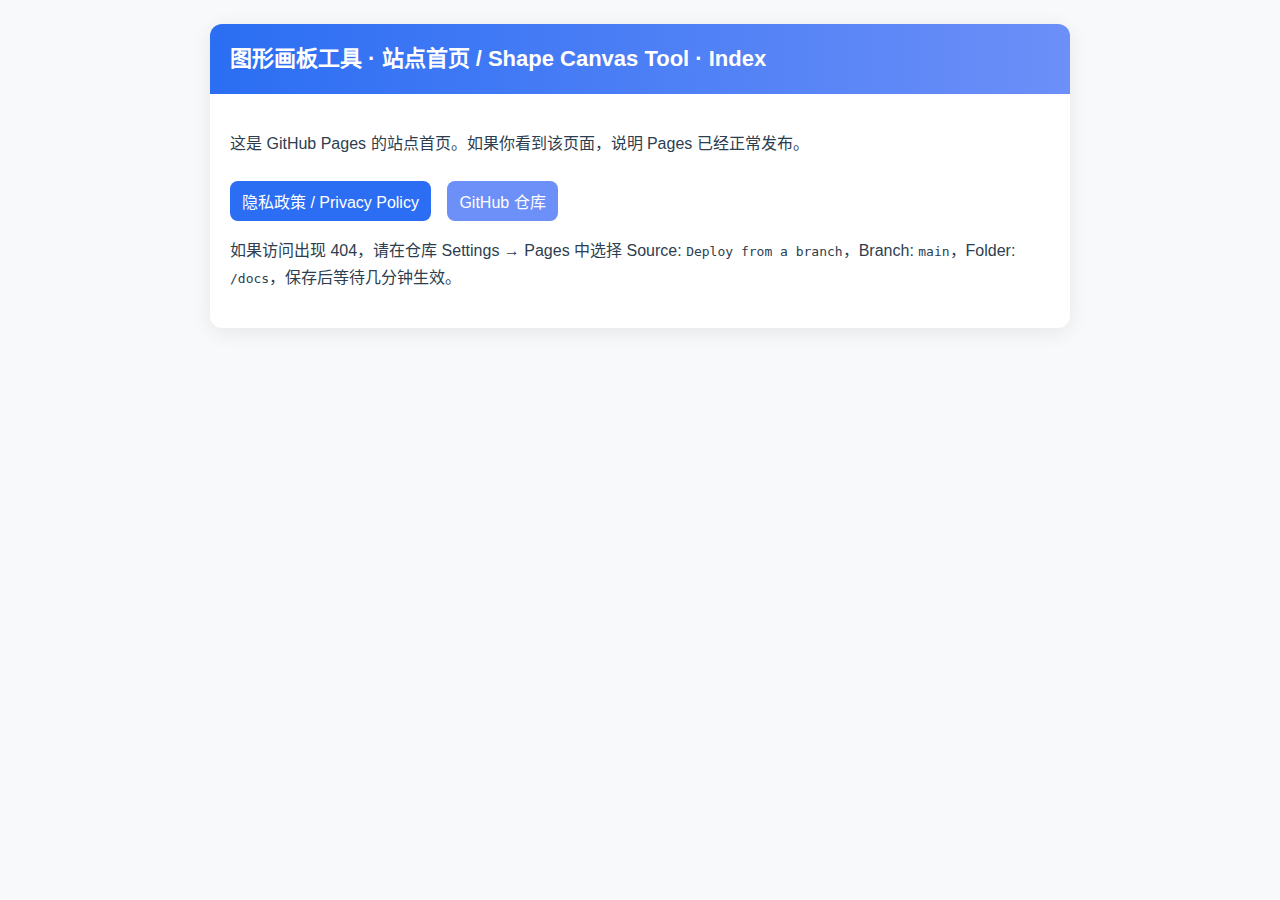
<file: docs/index.html>
<!DOCTYPE html>
<html lang="zh-CN">
<head>
  <meta charset="UTF-8" />
  <meta name="viewport" content="width=device-width, initial-scale=1" />
  <title>图形画板工具 · 站点首页 / Site Index</title>
  <style>
    body { font-family: -apple-system, BlinkMacSystemFont, 'Segoe UI', Roboto, sans-serif; margin: 0; padding: 24px; background: #f8f9fa; color: #2c3e50; }
    .container { max-width: 860px; margin: 0 auto; background: #fff; border-radius: 12px; box-shadow: 0 4px 20px rgba(0,0,0,.08); overflow: hidden; }
    .header { background: linear-gradient(90deg, #2b6ef3, #6c8ff8); color: #fff; padding: 16px 20px; }
    .content { padding: 20px; }
    h1 { margin: 0 0 6px; font-size: 22px; }
    p { line-height: 1.7; }
    .links a { display: inline-block; margin-right: 12px; margin-top: 8px; padding: 8px 12px; border-radius: 8px; background: #2b6ef3; color: #fff; text-decoration: none; }
    .links a.secondary { background: #6c8ff8; }
  </style>
</head>
<body>
  <div class="container">
    <div class="header">
      <h1>图形画板工具 · 站点首页 / Shape Canvas Tool · Index</h1>
    </div>
    <div class="content">
      <p>这是 GitHub Pages 的站点首页。如果你看到该页面，说明 Pages 已经正常发布。</p>
      <div class="links">
        <a href="./privacy-policy.html">隐私政策 / Privacy Policy</a>
        <a class="secondary" href="https://github.com/Yangyang178/tuxinghuabangongju" target="_blank" rel="noopener">GitHub 仓库</a>
      </div>
      <p>如果访问出现 404，请在仓库 Settings → Pages 中选择 Source: <code>Deploy from a branch</code>，Branch: <code>main</code>，Folder: <code>/docs</code>，保存后等待几分钟生效。</p>
    </div>
  </div>
</body>
</html>
</file>
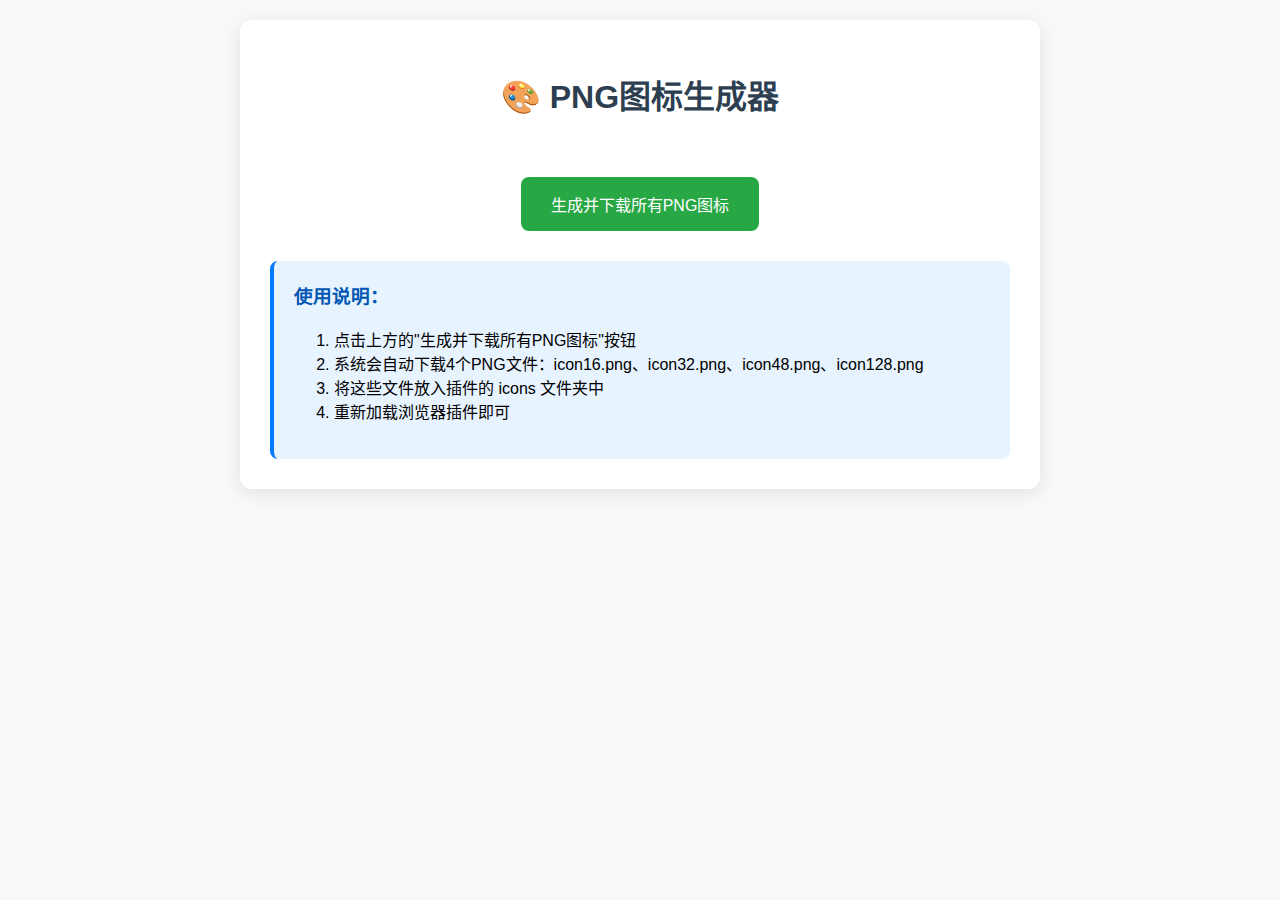
<file: create-png-direct.html>
<!DOCTYPE html>
<html lang="zh-CN">
<head>
    <meta charset="UTF-8">
    <meta name="viewport" content="width=device-width, initial-scale=1.0">
    <title>PNG图标生成器</title>
    <style>
        body {
            font-family: -apple-system, BlinkMacSystemFont, 'Segoe UI', Roboto, sans-serif;
            max-width: 800px;
            margin: 0 auto;
            padding: 20px;
            background: #f8f9fa;
        }
        .container {
            background: white;
            padding: 30px;
            border-radius: 12px;
            box-shadow: 0 4px 20px rgba(0, 0, 0, 0.1);
        }
        h1 {
            color: #2c3e50;
            text-align: center;
            margin-bottom: 30px;
        }
        .icon-preview {
            display: flex;
            gap: 20px;
            justify-content: center;
            margin: 30px 0;
            flex-wrap: wrap;
        }
        .icon-item {
            text-align: center;
            padding: 15px;
            border: 1px solid #e9ecef;
            border-radius: 8px;
            background: #f8f9fa;
        }
        .icon-item canvas {
            display: block;
            margin: 0 auto 10px;
            border: 1px solid #dee2e6;
            border-radius: 4px;
        }
        .download-btn {
            background: #007bff;
            color: white;
            border: none;
            padding: 8px 16px;
            border-radius: 6px;
            cursor: pointer;
            font-size: 12px;
            transition: background 0.2s;
            margin: 2px;
        }
        .download-btn:hover {
            background: #0056b3;
        }
        .generate-all-btn {
            background: #28a745;
            color: white;
            border: none;
            padding: 15px 30px;
            border-radius: 8px;
            font-size: 16px;
            cursor: pointer;
            font-weight: 500;
            display: block;
            margin: 30px auto;
        }
        .generate-all-btn:hover {
            background: #1e7e34;
        }
        .instructions {
            background: #e7f3ff;
            padding: 20px;
            border-radius: 8px;
            margin-top: 30px;
            border-left: 4px solid #007bff;
        }
        .instructions h3 {
            margin-top: 0;
            color: #0056b3;
        }
        .status {
            text-align: center;
            margin: 20px 0;
            padding: 10px;
            border-radius: 6px;
            font-weight: 500;
        }
        .status.success {
            background: #d4edda;
            color: #155724;
            border: 1px solid #c3e6cb;
        }
    </style>
</head>
<body>
    <div class="container">
        <h1>🎨 PNG图标生成器</h1>
        
        <div id="status" class="status" style="display: none;"></div>
        
        <div class="icon-preview" id="iconPreview">
            <!-- 图标预览将在这里生成 -->
        </div>
        
        <button onclick="generateAllIcons()" class="generate-all-btn">
            生成并下载所有PNG图标
        </button>
        
        <div class="instructions">
            <h3>使用说明：</h3>
            <ol>
                <li>点击上方的"生成并下载所有PNG图标"按钮</li>
                <li>系统会自动下载4个PNG文件：icon16.png、icon32.png、icon48.png、icon128.png</li>
                <li>将这些文件放入插件的 icons 文件夹中</li>
                <li>重新加载浏览器插件即可</li>
            </ol>
        </div>
    </div>

    <script>
        function createIconCanvas(size) {
            const canvas = document.createElement('canvas');
            canvas.width = size;
            canvas.height = size;
            const ctx = canvas.getContext('2d');
            
            // 创建渐变背景
            const gradient = ctx.createLinearGradient(0, 0, size, size);
            gradient.addColorStop(0, '#667eea');
            gradient.addColorStop(1, '#764ba2');
            
            // 绘制圆角矩形背景
            const radius = size / 5;
            ctx.fillStyle = gradient;
            ctx.beginPath();
            ctx.roundRect(0, 0, size, size, radius);
            ctx.fill();
            
            // 绘制白色画布区域
            const canvasSize = size * 0.7;
            const canvasOffset = size * 0.15;
            const canvasRadius = size / 16;
            ctx.fillStyle = 'rgba(255, 255, 255, 0.9)';
            ctx.beginPath();
            ctx.roundRect(canvasOffset, canvasOffset, canvasSize, canvasSize, canvasRadius);
            ctx.fill();
            
            // 绘制示例图形（根据尺寸调整）
            if (size >= 32) {
                // 圆形
                ctx.fillStyle = '#3498db';
                ctx.beginPath();
                ctx.arc(size * 0.35, size * 0.35, size * 0.09, 0, 2 * Math.PI);
                ctx.fill();
                
                // 矩形
                ctx.fillStyle = '#e74c3c';
                ctx.fillRect(size * 0.5, size * 0.26, size * 0.19, size * 0.125);
                
                // 三角形
                ctx.fillStyle = '#2ecc71';
                ctx.beginPath();
                ctx.moveTo(size * 0.35, size * 0.59);
                ctx.lineTo(size * 0.45, size * 0.74);
                ctx.lineTo(size * 0.26, size * 0.74);
                ctx.closePath();
                ctx.fill();
                
                if (size >= 48) {
                    // 线条
                    ctx.strokeStyle = '#f39c12';
                    ctx.lineWidth = size * 0.02;
                    ctx.lineCap = 'round';
                    ctx.beginPath();
                    ctx.moveTo(size * 0.55, size * 0.55);
                    ctx.lineTo(size * 0.7, size * 0.7);
                    ctx.stroke();
                }
            }
            
            return canvas;
        }
        
        function generateAllIcons() {
            const sizes = [16, 32, 48, 128];
            const preview = document.getElementById('iconPreview');
            const status = document.getElementById('status');
            
            preview.innerHTML = '';
            status.style.display = 'block';
            status.className = 'status';
            status.textContent = '正在生成图标...';
            
            let downloadCount = 0;
            
            sizes.forEach((size, index) => {
                setTimeout(() => {
                    const canvas = createIconCanvas(size);
                    
                    // 创建预览
                    const iconItem = document.createElement('div');
                    iconItem.className = 'icon-item';
                    
                    const label = document.createElement('div');
                    label.textContent = `${size}x${size}`;
                    label.style.fontWeight = '500';
                    label.style.marginBottom = '10px';
                    
                    const previewCanvas = canvas.cloneNode();
                    const previewCtx = previewCanvas.getContext('2d');
                    previewCtx.drawImage(canvas, 0, 0);
                    
                    const downloadBtn = document.createElement('button');
                    downloadBtn.className = 'download-btn';
                    downloadBtn.textContent = `下载 icon${size}.png`;
                    downloadBtn.onclick = () => downloadIcon(canvas, size);
                    
                    iconItem.appendChild(label);
                    iconItem.appendChild(previewCanvas);
                    iconItem.appendChild(downloadBtn);
                    preview.appendChild(iconItem);
                    
                    // 自动下载
                    setTimeout(() => {
                        downloadIcon(canvas, size);
                        downloadCount++;
                        
                        if (downloadCount === sizes.length) {
                            status.className = 'status success';
                            status.textContent = '✅ 所有PNG图标已生成并下载完成！请将文件放入 icons 文件夹。';
                        }
                    }, 500 + index * 200);
                    
                }, index * 300);
            });
        }
        
        function downloadIcon(canvas, size) {
            const link = document.createElement('a');
            link.download = `icon${size}.png`;
            link.href = canvas.toDataURL('image/png');
            document.body.appendChild(link);
            link.click();
            document.body.removeChild(link);
        }
        
        // 添加roundRect支持（如果浏览器不支持）
        if (!CanvasRenderingContext2D.prototype.roundRect) {
            CanvasRenderingContext2D.prototype.roundRect = function(x, y, width, height, radius) {
                this.moveTo(x + radius, y);
                this.lineTo(x + width - radius, y);
                this.quadraticCurveTo(x + width, y, x + width, y + radius);
                this.lineTo(x + width, y + height - radius);
                this.quadraticCurveTo(x + width, y + height, x + width - radius, y + height);
                this.lineTo(x + radius, y + height);
                this.quadraticCurveTo(x, y + height, x, y + height - radius);
                this.lineTo(x, y + radius);
                this.quadraticCurveTo(x, y, x + radius, y);
            };
        }
    </script>
</body>
</html>
</file>
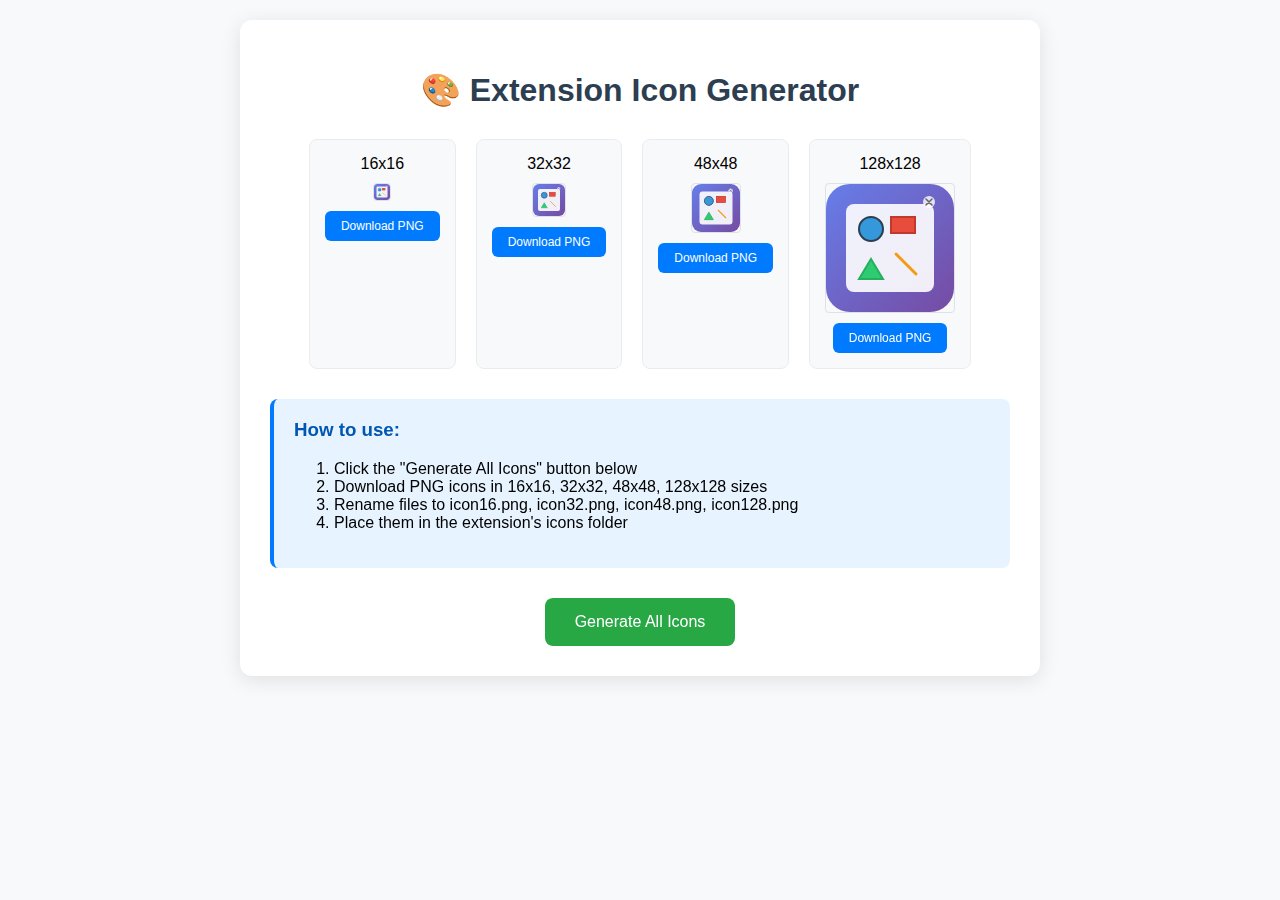
<file: generate-icons.html>
<!DOCTYPE html>
<html lang="en" data-i18n-doc-title="generate_icons_page_title">
<head>
    <meta charset="UTF-8">
    <meta name="viewport" content="width=device-width, initial-scale=1.0">
    <title>图标生成工具</title>
    <style>
        body {
            font-family: -apple-system, BlinkMacSystemFont, 'Segoe UI', Roboto, sans-serif;
            max-width: 800px;
            margin: 0 auto;
            padding: 20px;
            background: #f8f9fa;
        }
        .container {
            background: white;
            padding: 30px;
            border-radius: 12px;
            box-shadow: 0 4px 20px rgba(0, 0, 0, 0.1);
        }
        h1 {
            color: #2c3e50;
            text-align: center;
            margin-bottom: 30px;
        }
        .icon-preview {
            display: flex;
            gap: 20px;
            justify-content: center;
            margin: 30px 0;
            flex-wrap: wrap;
        }
        .icon-item {
            text-align: center;
            padding: 15px;
            border: 1px solid #e9ecef;
            border-radius: 8px;
            background: #f8f9fa;
        }
        .icon-item canvas {
            display: block;
            margin: 0 auto 10px;
            border: 1px solid #dee2e6;
            border-radius: 4px;
        }
        .download-btn {
            background: #007bff;
            color: white;
            border: none;
            padding: 8px 16px;
            border-radius: 6px;
            cursor: pointer;
            font-size: 12px;
            transition: background 0.2s;
        }
        .download-btn:hover {
            background: #0056b3;
        }
        .instructions {
            background: #e7f3ff;
            padding: 20px;
            border-radius: 8px;
            margin-top: 30px;
            border-left: 4px solid #007bff;
        }
        .instructions h3 {
            margin-top: 0;
            color: #0056b3;
        }
    </style>
</head>
<body>
    <div class="container">
        <h1 data-i18n="icons_h1_title">🎨 插件图标生成器</h1>
        
        <div class="icon-preview" id="iconPreview">
            <!-- 图标预览将在这里生成 -->
        </div>
        
        <div class="instructions">
            <h3 data-i18n="instructions_title">使用说明：</h3>
            <ol>
                <li data-i18n="instructions_item1">点击下方的"生成所有图标"按钮</li>
                <li data-i18n="instructions_item2">分别下载16x16、32x32、48x48、128x128尺寸的PNG图标</li>
                <li data-i18n="instructions_item3">将下载的图标文件重命名为 icon16.png、icon32.png、icon48.png、icon128.png</li>
                <li data-i18n="instructions_item4">将这些文件放入插件的 icons 文件夹中</li>
            </ol>
        </div>
        
        <div style="text-align: center; margin-top: 30px;">
            <button onclick="generateAllIcons()" style="background: #28a745; color: white; border: none; padding: 15px 30px; border-radius: 8px; font-size: 16px; cursor: pointer; font-weight: 500;" data-i18n="generate_all_button">生成所有图标</button>
        </div>
    </div>

    <script src="i18n.js"></script>
    <script>
        const svgContent = `<svg width="128" height="128" viewBox="0 0 128 128" xmlns="http://www.w3.org/2000/svg">
  <defs>
    <linearGradient id="bg" x1="0%" y1="0%" x2="100%" y2="100%">
      <stop offset="0%" style="stop-color:#667eea;stop-opacity:1" />
      <stop offset="100%" style="stop-color:#764ba2;stop-opacity:1" />
    </linearGradient>
  </defs>
  
  <!-- 背景 -->
  <rect width="128" height="128" rx="24" fill="url(#bg)"/>
  
  <!-- 画布背景 -->
  <rect x="20" y="20" width="88" height="88" rx="8" fill="white" opacity="0.9"/>
  
  <!-- 网格 -->
  <defs>
    <pattern id="grid" width="8" height="8" patternUnits="userSpaceOnUse">
      <path d="M 8 0 L 0 0 0 8" fill="none" stroke="#e0e0e0" stroke-width="0.5"/>
    </pattern>
  </defs>
  <rect x="20" y="20" width="88" height="88" fill="url(#grid)" opacity="0.3"/>
  
  <!-- 示例图形 -->
  <!-- 圆形 -->
  <circle cx="45" cy="45" r="12" fill="#3498db" stroke="#2c3e50" stroke-width="2"/>
  
  <!-- 矩形 -->
  <rect x="65" y="33" width="24" height="16" fill="#e74c3c" stroke="#c0392b" stroke-width="2"/>
  
  <!-- 三角形 -->
  <polygon points="45,75 57,95 33,95" fill="#2ecc71" stroke="#27ae60" stroke-width="2"/>
  
  <!-- 线条 -->
  <line x1="70" y1="70" x2="90" y2="90" stroke="#f39c12" stroke-width="3" stroke-linecap="round"/>
  
  <!-- 工具图标 -->
  <g transform="translate(95, 10)">
    <circle cx="8" cy="8" r="6" fill="white" opacity="0.8"/>
    <path d="M5 5 L11 11 M11 5 L5 11" stroke="#666" stroke-width="1.5" stroke-linecap="round"/>
  </g>
</svg>`;

        function generateAllIcons() {
            const sizes = [16, 32, 48, 128];
            const preview = document.getElementById('iconPreview');
            preview.innerHTML = '';
            
            sizes.forEach(size => {
                generateIcon(size, preview);
            });
        }
        
        function generateIcon(size, container) {
            const canvas = document.createElement('canvas');
            canvas.width = size;
            canvas.height = size;
            const ctx = canvas.getContext('2d');
            
            const img = new Image();
            const svgBlob = new Blob([svgContent], { type: 'image/svg+xml;charset=utf-8' });
            const url = URL.createObjectURL(svgBlob);
            
            img.onload = function() {
                ctx.drawImage(img, 0, 0, size, size);
                URL.revokeObjectURL(url);
                
                // 创建预览容器
                const iconItem = document.createElement('div');
                iconItem.className = 'icon-item';
                
                const label = document.createElement('div');
                label.textContent = `${size}x${size}`;
                label.style.fontWeight = '500';
                label.style.marginBottom = '10px';
                
                const downloadBtn = document.createElement('button');
                downloadBtn.className = 'download-btn';
                downloadBtn.textContent = i18n('download_png_button');
                downloadBtn.onclick = () => downloadIcon(canvas, size);
                
                iconItem.appendChild(label);
                iconItem.appendChild(canvas);
                iconItem.appendChild(downloadBtn);
                container.appendChild(iconItem);
            };
            
            img.src = url;
        }
        
        function downloadIcon(canvas, size) {
            const link = document.createElement('a');
            link.download = `icon${size}.png`;
            link.href = canvas.toDataURL('image/png');
            link.click();
        }
        
        // 页面加载时自动生成图标
        window.addEventListener('load', generateAllIcons);
    </script>
</body>
</html>
</file>
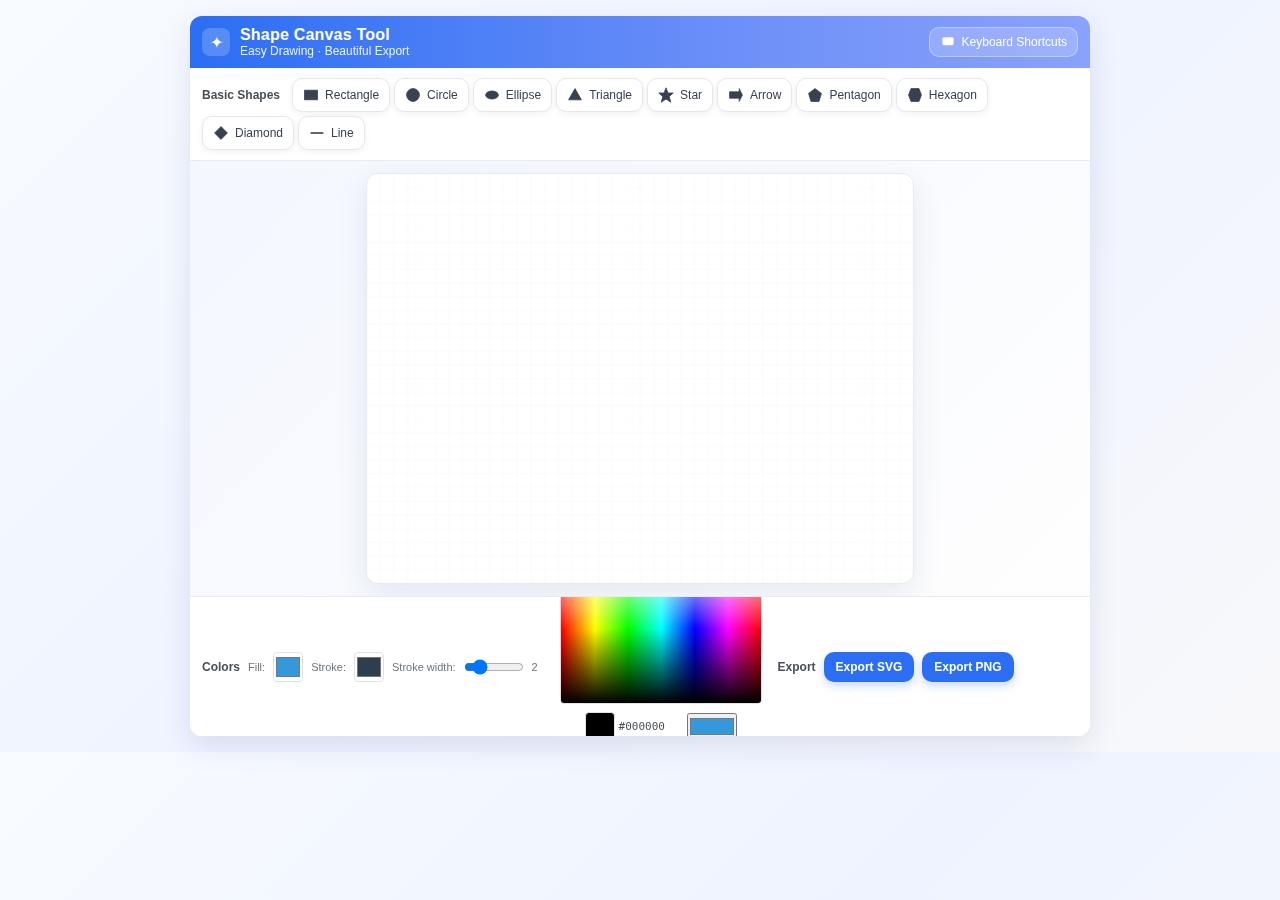
<file: popup.html>
<!DOCTYPE html>
<html lang="en" data-i18n-doc-title="popup_page_title">
<head>
    <meta charset="UTF-8">
    <meta name="viewport" content="width=device-width, initial-scale=1.0">
    <title>图形画板工具</title>
    <link rel="stylesheet" href="styles.css">
    <!-- 内置 favicon，避免浏览器请求 /favicon.ico 导致 404 -->
    <link rel="icon" type="image/svg+xml" href="data:image/svg+xml,%3Csvg xmlns='http://www.w3.org/2000/svg' viewBox='0 0 64 64'%3E%3Crect width='64' height='64' rx='12' fill='%232b6ef3'/%3E%3Ctext x='32' y='40' font-size='36' text-anchor='middle' fill='white'%3E%E2%9C%A6%3C/text%3E%3C/svg%3E">
</head>
<body>
    <div class="container" id="app-root">
        <!-- 顶部标题栏 -->
        <div class="header">
            <div class="brand">
                <div class="brand-logo">✦</div>
                <div class="brand-text">
                    <div class="brand-title" data-i18n="brand_title">图形画板工具</div>
                    <div class="brand-subtitle" data-i18n="brand_subtitle">轻松绘制 · 精美导出</div>
                </div>
            </div>
            <div class="header-actions">
                <button class="header-btn" id="shortcuts-help" data-i18n-title="shortcuts_help" title="快捷键说明">
                    <svg width="16" height="16" viewBox="0 0 20 20" aria-hidden="true">
                        <rect x="3" y="4" width="14" height="10" rx="2" fill="currentColor"/>
                        <line x1="5" y1="7" x2="15" y2="7" stroke="white" stroke-width="1"/>
                        <line x1="5" y1="10" x2="12" y2="10" stroke="white" stroke-width="1"/>
                    </svg>
                    <span data-i18n="shortcuts_help">快捷键说明</span>
                </button>
            </div>
        </div>
        <!-- 工具栏 -->
        <div class="toolbar">
            <div class="tool-group">
                <h3 data-i18n="toolbar_basic_shapes">基础形状</h3>
                <button class="tool-btn" data-shape="rectangle">
                    <svg width="20" height="20" viewBox="0 0 20 20">
                        <rect x="2" y="4" width="16" height="12" fill="currentColor" stroke="currentColor" stroke-width="1"/>
                    </svg>
                    <span data-i18n="rectangle">矩形</span>
                </button>
                <button class="tool-btn" data-shape="circle">
                    <svg width="20" height="20" viewBox="0 0 20 20">
                        <circle cx="10" cy="10" r="8" fill="currentColor" stroke="currentColor" stroke-width="1"/>
                    </svg>
                    <span data-i18n="circle">圆形</span>
                </button>
                <button class="tool-btn" data-shape="ellipse">
                    <svg width="20" height="20" viewBox="0 0 20 20">
                        <ellipse cx="10" cy="10" rx="8" ry="5" fill="currentColor" stroke="currentColor" stroke-width="1"/>
                    </svg>
                    <span data-i18n="ellipse">椭圆</span>
                </button>
                <button class="tool-btn" data-shape="triangle">
                    <svg width="20" height="20" viewBox="0 0 20 20">
                        <polygon points="10,2 18,16 2,16" fill="currentColor" stroke="currentColor" stroke-width="1"/>
                    </svg>
                    <span data-i18n="triangle">三角形</span>
                </button>
                <button class="tool-btn" data-shape="star">
                    <svg width="20" height="20" viewBox="0 0 20 20">
                        <polygon points="10,1 12.5,7.5 19,7.5 14,12 16,19 10,15 4,19 6,12 1,7.5 7.5,7.5" fill="currentColor" stroke="currentColor" stroke-width="1"/>
                    </svg>
                    <span data-i18n="star">星形</span>
                </button>
                <button class="tool-btn" data-shape="arrow">
                    <svg width="20" height="20" viewBox="0 0 20 20">
                        <polygon points="2,6 14,6 14,2 18,10 14,18 14,14 2,14" fill="currentColor" stroke="currentColor" stroke-width="1"/>
                    </svg>
                    <span data-i18n="arrow">箭头</span>
                </button>
                <button class="tool-btn" data-shape="pentagon">
                    <svg width="20" height="20" viewBox="0 0 20 20">
                        <polygon points="10,2 18,8 15,18 5,18 2,8" fill="currentColor" stroke="currentColor" stroke-width="1"/>
                    </svg>
                    <span data-i18n="pentagon">五边形</span>
                </button>
                <button class="tool-btn" data-shape="hexagon">
                    <svg width="20" height="20" viewBox="0 0 20 20">
                        <polygon points="5,2 15,2 18,10 15,18 5,18 2,10" fill="currentColor" stroke="currentColor" stroke-width="1"/>
                    </svg>
                    <span data-i18n="hexagon">六边形</span>
                </button>
                <button class="tool-btn" data-shape="diamond">
                    <svg width="20" height="20" viewBox="0 0 20 20">
                        <polygon points="10,2 18,10 10,18 2,10" fill="currentColor" stroke="currentColor" stroke-width="1"/>
                    </svg>
                    <span data-i18n="diamond">菱形</span>
                </button>
                <button class="tool-btn" data-shape="line">
                    <svg width="20" height="20" viewBox="0 0 20 20">
                        <line x1="2" y1="10" x2="18" y2="10" stroke="currentColor" stroke-width="2"/>
                    </svg>
                    <span data-i18n="line">直线</span>
                </button>
            </div>
            
            <div class="tool-group">
                <h3 data-i18n="toolbar_actions">操作工具</h3>
                <button class="tool-btn" id="select-tool">
                    <svg width="20" height="20" viewBox="0 0 20 20">
                        <path d="M2 2 L8 8 L6 10 L2 6 Z" fill="currentColor"/>
                    </svg>
                    <span data-i18n="select">选择</span>
                </button>
                <button class="tool-btn" id="annotate-tool" data-i18n-title="annotate_tooltip" title="在图形上标注点">
                    <svg width="20" height="20" viewBox="0 0 20 20">
                        <circle cx="10" cy="10" r="3" fill="currentColor"/>
                        <path d="M2 18 L18 2" stroke="currentColor" stroke-width="1"/>
                    </svg>
                    <span data-i18n="annotate">标注</span>
                </button>
                <button class="tool-btn" id="cut-tool">
                    <svg width="20" height="20" viewBox="0 0 20 20">
                        <path d="M4 5 L9 8 L4 11" stroke="currentColor" stroke-width="2" fill="none"/>
                        <circle cx="12" cy="6" r="2" stroke="currentColor" fill="none"/>
                        <circle cx="12" cy="14" r="2" stroke="currentColor" fill="none"/>
                    </svg>
                    <span data-i18n="cut">切割</span>
                </button>
                <button class="tool-btn" id="delete-tool">
                    <svg width="20" height="20" viewBox="0 0 20 20">
                        <path d="M6 2 L14 2 L14 4 L18 4 L18 6 L16 6 L16 18 L4 18 L4 6 L2 6 L2 4 L6 4 Z M8 8 L8 14 L10 14 L10 8 Z M12 8 L12 14 L14 14 L14 8 Z" fill="currentColor"/>
                    </svg>
                    <span data-i18n="delete">删除</span>
                </button>
                <button class="tool-btn" id="undo-action">
                    <svg width="20" height="20" viewBox="0 0 20 20">
                        <path d="M8 4 L4 8 L8 12" stroke="currentColor" stroke-width="2" fill="none"/>
                        <path d="M6 8 H12 A4 4 0 1 1 8 4" stroke="currentColor" stroke-width="2" fill="none"/>
                    </svg>
                    <span data-i18n="undo">撤销</span>
                </button>
                <button class="tool-btn" id="clear-all">
                    <svg width="20" height="20" viewBox="0 0 20 20">
                        <path d="M4 4 L16 16 M16 4 L4 16" stroke="currentColor" stroke-width="2"/>
                    </svg>
                    <span data-i18n="clear">清空</span>
                </button>
            </div>

            <div class="tool-group">
                <h3 data-i18n="toolbar_view">视图</h3>
                <button class="tool-btn" id="zoom-in" data-i18n-title="zoom_in_title" title="放大 (Ctrl +)">
                    <svg width="20" height="20" viewBox="0 0 20 20">
                        <circle cx="9" cy="9" r="6" stroke="currentColor" fill="none" stroke-width="2"/>
                        <line x1="9" y1="6" x2="9" y2="12" stroke="currentColor" stroke-width="2"/>
                        <line x1="6" y1="9" x2="12" y2="9" stroke="currentColor" stroke-width="2"/>
                        <line x1="14" y1="14" x2="18" y2="18" stroke="currentColor" stroke-width="2"/>
                    </svg>
                    <span data-i18n="zoom_in">放大</span>
                </button>
                <button class="tool-btn" id="zoom-out" data-i18n-title="zoom_out_title" title="缩小 (Ctrl -)">
                    <svg width="20" height="20" viewBox="0 0 20 20">
                        <circle cx="9" cy="9" r="6" stroke="currentColor" fill="none" stroke-width="2"/>
                        <line x1="6" y1="9" x2="12" y2="9" stroke="currentColor" stroke-width="2"/>
                        <line x1="14" y1="14" x2="18" y2="18" stroke="currentColor" stroke-width="2"/>
                    </svg>
                    <span data-i18n="zoom_out">缩小</span>
                </button>
                <button class="tool-btn" id="zoom-reset" data-i18n-title="zoom_reset_title" title="重置视图">
                    <svg width="20" height="20" viewBox="0 0 20 20">
                        <path d="M10 2 A8 8 0 1 1 2 10" stroke="currentColor" stroke-width="2" fill="none"/>
                        <path d="M2 10 L2 4 L6 4" stroke="currentColor" stroke-width="2" fill="none"/>
                    </svg>
                    <span data-i18n="zoom_reset">重置</span>
                </button>
            </div>
            
            </div>

        <!-- 画布区域 -->
        <div class="canvas-container">
            <canvas id="canvas" width="800" height="600"></canvas>
            <div class="canvas-overlay" id="canvas-overlay"></div>
        </div>

        <!-- 调色板和属性面板 -->
        <div class="properties-panel">
            <div class="color-section">
                <h3 data-i18n="properties_color">颜色</h3>
                <div class="color-controls">
                    <label data-i18n="fill_color_label">填充色:</label>
                    <input type="color" id="fill-color" value="#3498db">
                    <label data-i18n="stroke_color_label">边框色:</label>
                    <input type="color" id="stroke-color" value="#2c3e50">
                    <label data-i18n="stroke_width_label">边框宽度:</label>
                    <input type="range" id="stroke-width" min="0" max="10" value="2">
                    <span id="stroke-width-value">2</span>
                </div>
                
                <div class="color-picker-section">
                    <h4 data-i18n="color_picker_title">颜色选择</h4>
                    <div class="color-picker-container">
                        <canvas id="color-picker-canvas" width="200" height="150"></canvas>
                        <div class="color-controls-row">
                            <div class="current-color-display">
                                <div id="current-color-preview" style="background-color: #3498db;"></div>
                                <span id="current-color-hex">#3498db</span>
                            </div>
                            <input type="color" id="color-input" value="#3498db" data-i18n-title="precise_color_picker_title" title="精确颜色选择">
                        </div>
                    </div>
                    
                    <div class="preset-colors">
                        <h4 data-i18n="quick_select_title">快速选择</h4>
                        <div class="color-palette-quick">
                            <div class="color-swatch" data-color="#e74c3c" style="background-color: #e74c3c;" data-i18n-title="color_red" title="红色"></div>
                            <div class="color-swatch" data-color="#3498db" style="background-color: #3498db;" data-i18n-title="color_blue" title="蓝色"></div>
                            <div class="color-swatch" data-color="#2ecc71" style="background-color: #2ecc71;" data-i18n-title="color_green" title="绿色"></div>
                            <div class="color-swatch" data-color="#f39c12" style="background-color: #f39c12;" data-i18n-title="color_orange" title="橙色"></div>
                            <div class="color-swatch" data-color="#9b59b6" style="background-color: #9b59b6;" data-i18n-title="color_purple" title="紫色"></div>
                            <div class="color-swatch" data-color="#1abc9c" style="background-color: #1abc9c;" data-i18n-title="color_cyan" title="青色"></div>
                            <div class="color-swatch" data-color="#34495e" style="background-color: #34495e;" data-i18n-title="color_dark_gray" title="深灰"></div>
                            <div class="color-swatch" data-color="#95a5a6" style="background-color: #95a5a6;" data-i18n-title="color_light_gray" title="浅灰"></div>
                            <div class="color-swatch" data-color="#2c3e50" style="background-color: #2c3e50;" data-i18n-title="color_black" title="黑色"></div>
                            <div class="color-swatch" data-color="#ecf0f1" style="background-color: #ecf0f1;" data-i18n-title="color_white" title="白色"></div>
                        </div>
                    </div>
                </div>
            </div>

            <div class="export-section">
                <h3 data-i18n="export_section">导出</h3>
                <button id="export-svg" class="export-btn" data-i18n="export_svg">导出 SVG</button>
                <button id="export-png" class="export-btn" data-i18n="export_png">导出 PNG</button>
            </div>
        </div>
    </div>

    <!-- 快捷键说明弹窗 -->
    <div id="shortcuts-overlay" class="modal-overlay" aria-hidden="true"></div>
    <div id="shortcuts-modal" class="modal" role="dialog" aria-modal="true" aria-labelledby="shortcuts-title" aria-hidden="true">
        <div class="modal-header">
            <h3 id="shortcuts-title" data-i18n="shortcuts_modal_title">快捷键说明</h3>
            <button id="shortcuts-close" class="modal-close" data-i18n-aria-label="shortcuts_close_label" aria-label="关闭">×</button>
        </div>
        <div class="modal-body">
            <ul class="shortcut-list">
                <li data-i18n-html="shortcuts_item_select_tool"><span class="keycap">V</span> 或 <span class="keycap">Esc</span>：选择工具</li>
                <li data-i18n-html="shortcuts_item_shape_keys"><span class="keycap">R</span>：矩形；<span class="keycap">C</span>：圆形；<span class="keycap">T</span>：三角形；<span class="keycap">L</span>：直线；<span class="keycap">X</span>：切割</li>
                <li data-i18n-html="shortcuts_item_delete"><span class="keycap">Delete</span> / <span class="keycap">Backspace</span>：删除选中图形</li>
                <li data-i18n-html="shortcuts_item_export_undo"><span class="keycap">Ctrl</span> + <span class="keycap">S</span>：导出 SVG；<span class="keycap">Ctrl</span> + <span class="keycap">Z</span>：撤销</li>
                <li data-i18n="shortcuts_item_wheel_zoom">鼠标滚轮：缩放视图</li>
            </ul>
        </div>
    </div>

    <script src="i18n.js"></script>
    <script src="canvas-engine.js"></script>
    <script src="color-picker.js"></script>
    <script src="popup.js"></script>
</body>
</html>
</file>
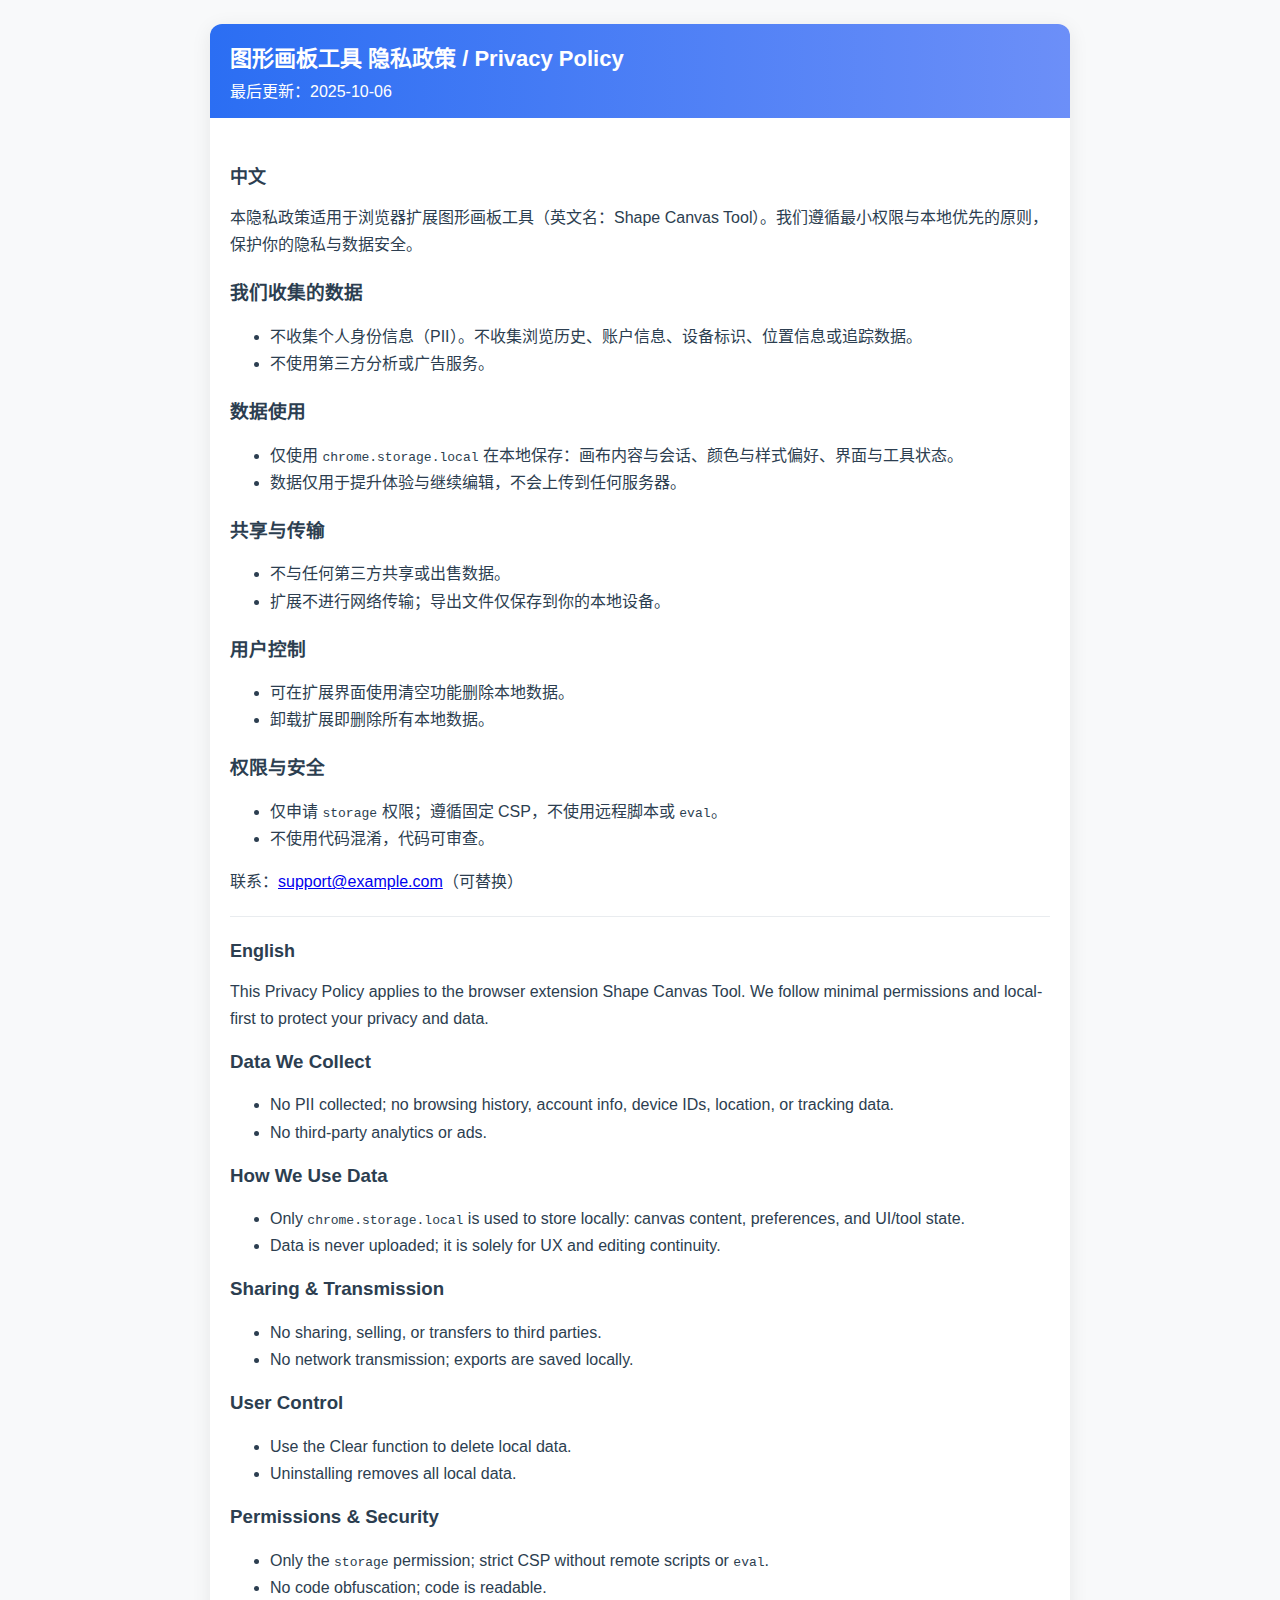
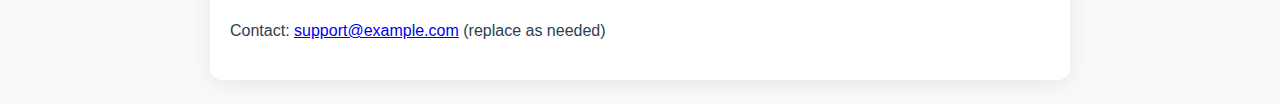
<file: docs/privacy-policy.html>
﻿<!DOCTYPE html>
<html lang="zh-CN">
<head>
  <meta charset="UTF-8" />
  <meta name="viewport" content="width=device-width, initial-scale=1" />
  <title>图形画板工具 隐私政策 / Privacy Policy</title>
  <style>
    body { font-family: -apple-system, BlinkMacSystemFont, 'Segoe UI', Roboto, sans-serif; margin: 0; padding: 24px; background: #f8f9fa; color: #2c3e50; }
    .container { max-width: 860px; margin: 0 auto; background: #fff; border-radius: 12px; box-shadow: 0 4px 20px rgba(0,0,0,.08); overflow: hidden; }
    .header { background: linear-gradient(90deg, #2b6ef3, #6c8ff8); color: #fff; padding: 16px 20px; }
    .content { padding: 20px; }
    h1 { margin: 0 0 6px; font-size: 22px; }
    h2 { margin-top: 24px; font-size: 18px; }
    p, li { line-height: 1.7; }
    .divider { height: 1px; background: #e9ecef; margin: 20px 0; }
  </style>
</head>
<body>
  <div class="container">
    <div class="header">
      <h1>图形画板工具 隐私政策 / Privacy Policy</h1>
      <div>最后更新：2025-10-06</div>
    </div>
    <div class="content">
      <h2>中文</h2>
      <p>本隐私政策适用于浏览器扩展图形画板工具（英文名：Shape Canvas Tool）。我们遵循最小权限与本地优先的原则，保护你的隐私与数据安全。</p>
      <h3>我们收集的数据</h3>
      <ul>
        <li>不收集个人身份信息（PII）。不收集浏览历史、账户信息、设备标识、位置信息或追踪数据。</li>
        <li>不使用第三方分析或广告服务。</li>
      </ul>
      <h3>数据使用</h3>
      <ul>
        <li>仅使用 <code>chrome.storage.local</code> 在本地保存：画布内容与会话、颜色与样式偏好、界面与工具状态。</li>
        <li>数据仅用于提升体验与继续编辑，不会上传到任何服务器。</li>
      </ul>
      <h3>共享与传输</h3>
      <ul>
        <li>不与任何第三方共享或出售数据。</li>
        <li>扩展不进行网络传输；导出文件仅保存到你的本地设备。</li>
      </ul>
      <h3>用户控制</h3>
      <ul>
        <li>可在扩展界面使用清空功能删除本地数据。</li>
        <li>卸载扩展即删除所有本地数据。</li>
      </ul>
      <h3>权限与安全</h3>
      <ul>
        <li>仅申请 <code>storage</code> 权限；遵循固定 CSP，不使用远程脚本或 <code>eval</code>。</li>
        <li>不使用代码混淆，代码可审查。</li>
      </ul>
      <p>联系：<a href="mailto:support@example.com">support@example.com</a>（可替换）</p>

      <div class="divider"></div>

      <h2>English</h2>
      <p>This Privacy Policy applies to the browser extension Shape Canvas Tool. We follow minimal permissions and local-first to protect your privacy and data.</p>
      <h3>Data We Collect</h3>
      <ul>
        <li>No PII collected; no browsing history, account info, device IDs, location, or tracking data.</li>
        <li>No third-party analytics or ads.</li>
      </ul>
      <h3>How We Use Data</h3>
      <ul>
        <li>Only <code>chrome.storage.local</code> is used to store locally: canvas content, preferences, and UI/tool state.</li>
        <li>Data is never uploaded; it is solely for UX and editing continuity.</li>
      </ul>
      <h3>Sharing & Transmission</h3>
      <ul>
        <li>No sharing, selling, or transfers to third parties.</li>
        <li>No network transmission; exports are saved locally.</li>
      </ul>
      <h3>User Control</h3>
      <ul>
        <li>Use the Clear function to delete local data.</li>
        <li>Uninstalling removes all local data.</li>
      </ul>
      <h3>Permissions & Security</h3>
      <ul>
        <li>Only the <code>storage</code> permission; strict CSP without remote scripts or <code>eval</code>.</li>
        <li>No code obfuscation; code is readable.</li>
      </ul>
      <p>Contact: <a href="mailto:support@example.com">support@example.com</a> (replace as needed)</p>
    </div>
  </div>
</body>
</html>
</file>
<file: styles.css>
* {
    margin: 0;
    padding: 0;
    box-sizing: border-box;
}

body {
    font-family: -apple-system, BlinkMacSystemFont, 'Segoe UI', Roboto, sans-serif;
    background: linear-gradient(135deg, #f8fbff 0%, #eef3ff 50%, #f9f9fb 100%);
    color: #2c3e50;
    margin: 0;
    padding: 16px;
    min-width: 900px;
    min-height: 720px;
}

.container {
    width: 900px;
    height: 720px;
    display: flex;
    flex-direction: column;
    background: rgba(255, 255, 255, 0.85);
    backdrop-filter: blur(6px);
    border-radius: 12px;
    box-shadow: 0 10px 30px rgba(30, 60, 120, 0.12);
    margin: 0 auto;
    overflow: hidden;
}

/* 顶部标题栏 */
.header {
    width: 100%;
    background: linear-gradient(90deg, #2b6ef3 0%, #6c8ff8 60%, #8aa2fb 100%);
    color: white;
    padding: 10px 12px;
    display: flex;
    align-items: center;
    justify-content: space-between;
}
.brand {
    display: flex;
    align-items: center;
    gap: 10px;
}
.brand-logo {
    width: 28px;
    height: 28px;
    border-radius: 8px;
    background: rgba(255,255,255,0.2);
    display: flex;
    align-items: center;
    justify-content: center;
    font-size: 16px;
}
.brand-title {
    font-weight: 700;
    letter-spacing: 0.2px;
}
.brand-subtitle {
    font-size: 12px;
    opacity: 0.9;
}

.header-actions {
    display: flex;
    align-items: center;
}

.header-btn {
    padding: 6px 10px;
    background: rgba(255, 255, 255, 0.18);
    border: 1px solid rgba(255, 255, 255, 0.35);
    border-radius: 10px;
    cursor: pointer;
    display: flex;
    align-items: center;
    gap: 6px;
    font-size: 12px;
    color: #ffffff;
    transition: all 0.2s ease;
}

.header-btn:hover {
    background: rgba(255, 255, 255, 0.28);
    transform: translateY(-1px);
}

.header-btn svg {
    width: 16px;
    height: 16px;
}

/* 工具栏样式 */
.toolbar {
    width: 100%;
    background: rgba(255, 255, 255, 0.7);
    border-bottom: 1px solid #e9ecef;
    padding: 10px 12px;
    display: flex;
    gap: 16px;
    overflow-x: auto;
    flex-shrink: 0;
    max-height: 140px;
    overflow-y: auto;
}

.tool-group {
    display: flex;
    gap: 4px;
    align-items: center;
    flex-wrap: wrap;
    min-width: fit-content;
}

.tool-group h3 {
    font-size: 12px;
    font-weight: 600;
    color: #495057;
    margin-right: 8px;
    white-space: nowrap;
}

.tool-btn {
    padding: 8px 10px;
    background: #ffffff;
    border: 1px solid #e5e7eb;
    border-radius: 10px;
    cursor: pointer;
    transition: all 0.2s ease;
    display: flex;
    align-items: center;
    gap: 6px;
    font-size: 12px;
    color: #374151;
    white-space: nowrap;
    box-shadow: 0 2px 6px rgba(31, 41, 55, 0.06);
}

.tool-btn:hover {
    background: #f3f6ff;
    border-color: #b1c4ff;
    transform: translateY(-1px);
}

.tool-btn.active {
    background: #2b6ef3;
    color: white;
    border-color: #2b6ef3;
    box-shadow: 0 4px 10px rgba(43, 110, 243, 0.25);
}

.tool-btn svg {
    flex-shrink: 0;
    width: 16px;
    height: 16px;
}

/* 画布区域样式 */
.canvas-container {
    flex: 1;
    display: flex;
    align-items: center;
    justify-content: center;
    background: linear-gradient(135deg, #f4f7ff 0%, #fefefe 100%);
    position: relative;
    padding: 12px;
    overflow: hidden;
}

#canvas {
    border: 1px solid #e9ecef;
    border-radius: 12px;
    background: white;
    cursor: crosshair;
    max-width: 100%;
    max-height: 100%;
    box-shadow: 0 10px 30px rgba(30, 60, 120, 0.10);
}

.canvas-overlay {
    position: absolute;
    pointer-events: none;
    z-index: 10;
}

/* 属性面板样式 */
.properties-panel {
    width: 100%;
    background: rgba(255, 255, 255, 0.7);
    border-top: 1px solid #e9ecef;
    padding: 10px 12px;
    display: flex;
    gap: 16px;
    overflow-x: auto;
    flex-shrink: 0;
    max-height: 140px;
}

/* 弹窗样式 */
.modal-overlay {
    position: fixed;
    inset: 0;
    background: rgba(0, 0, 0, 0.25);
    backdrop-filter: blur(2px);
    z-index: 900;
    display: none;
}

.modal {
    position: fixed;
    top: 50%;
    left: 50%;
    transform: translate(-50%, -50%);
    width: 520px;
    max-width: calc(100vw - 80px);
    background: #ffffff;
    border-radius: 12px;
    box-shadow: 0 18px 40px rgba(30, 60, 120, 0.22);
    z-index: 1000;
    display: none;
}

.modal-header {
    display: flex;
    align-items: center;
    justify-content: space-between;
    padding: 12px 16px;
    border-bottom: 1px solid #e9ecef;
}

.modal-body {
    padding: 12px 16px 20px;
}

.modal-close {
    border: none;
    background: transparent;
    font-size: 18px;
    line-height: 1;
    cursor: pointer;
    color: #6c757d;
}

.modal-open {
    display: block;
}

.keycap {
    display: inline-block;
    min-width: 20px;
    padding: 2px 6px;
    border: 1px solid #dee2e6;
    border-radius: 4px;
    background: #f8f9fa;
    box-shadow: inset 0 -1px 0 #eceff3;
    font-size: 11px;
    color: #495057;
}

.color-section,
.export-section,
.shortcut-section {
    display: flex;
    align-items: center;
    gap: 8px;
    white-space: nowrap;
}

.color-section h3,
.export-section h3,
.shortcut-section h3 {
    font-size: 12px;
    font-weight: 600;
    color: #495057;
    margin: 0;
}

/* 快捷键说明样式 */
.shortcut-list {
    margin: 0;
    padding-left: 14px;
    list-style: disc;
    font-size: 11px;
    color: #6c757d;
    line-height: 1.4;
}

.color-controls {
    display: flex;
    align-items: center;
    gap: 8px;
}

.color-controls label {
    font-size: 11px;
    font-weight: 500;
    color: #6c757d;
}

.color-controls input[type="color"] {
    width: 30px;
    height: 30px;
    border: 1px solid #dee2e6;
    border-radius: 4px;
    cursor: pointer;
    background: none;
}

.color-controls input[type="range"] {
    width: 60px;
}

#stroke-width-value {
    font-size: 11px;
    color: #6c757d;
    min-width: 20px;
}

/* 颜色选择器样式 */
.color-picker-section {
    display: flex;
    flex-direction: column;
    gap: 8px;
}

.color-picker-container {
    display: flex;
    flex-direction: column;
    gap: 8px;
    align-items: center;
}

#color-picker-canvas {
    border: 1px solid #dee2e6;
    border-radius: 4px;
    cursor: crosshair;
    background: white;
}

.color-controls-row {
    display: flex;
    align-items: center;
    gap: 8px;
}

.current-color-display {
    display: flex;
    align-items: center;
    gap: 4px;
}

#current-color-preview {
    width: 30px;
    height: 30px;
    border: 1px solid #dee2e6;
    border-radius: 4px;
}

#current-color-hex {
    font-size: 11px;
    font-family: monospace;
    color: #495057;
    min-width: 60px;
}

.color-palette-quick {
    display: flex;
    gap: 2px;
    flex-wrap: wrap;
    max-width: 200px;
}

.preset-colors {
    display: flex;
    flex-direction: column;
    gap: 4px;
}

.preset-colors h4 {
    font-size: 11px;
    font-weight: 500;
    color: #6c757d;
    margin: 0;
}

.color-swatch {
    width: 20px;
    height: 20px;
    border-radius: 3px;
    cursor: pointer;
    border: 1px solid #dee2e6;
    transition: all 0.2s ease;
}

.color-swatch:hover {
    transform: scale(1.1);
    border-color: #007bff;
}

.color-swatch.active {
    border-color: #007bff;
    box-shadow: 0 0 0 2px rgba(0, 123, 255, 0.25);
}

.export-btn {
    padding: 8px 12px;
    background: #2b6ef3;
    color: white;
    border: none;
    border-radius: 10px;
    cursor: pointer;
    font-size: 12px;
    font-weight: 600;
    transition: all 0.2s ease;
    white-space: nowrap;
    box-shadow: 0 4px 10px rgba(43, 110, 243, 0.25);
}

.export-btn:hover {
    background: #215fe0;
}

.export-btn:active {
    transform: translateY(0);
}

/* 选中状态的样式 */
.selection-box {
    position: absolute;
    border: 2px dashed #007bff;
    background: rgba(0, 123, 255, 0.1);
    pointer-events: none;
    z-index: 5;
}

.resize-handle {
    position: absolute;
    width: 8px;
    height: 8px;
    background: #007bff;
    border: 1px solid white;
    border-radius: 50%;
    cursor: pointer;
    z-index: 10;
}

.resize-handle.nw { top: -4px; left: -4px; cursor: nw-resize; }
.resize-handle.ne { top: -4px; right: -4px; cursor: ne-resize; }
.resize-handle.sw { bottom: -4px; left: -4px; cursor: sw-resize; }
.resize-handle.se { bottom: -4px; right: -4px; cursor: se-resize; }

/* 响应式调整 - 移除不适用的媒体查询 */
</file>
